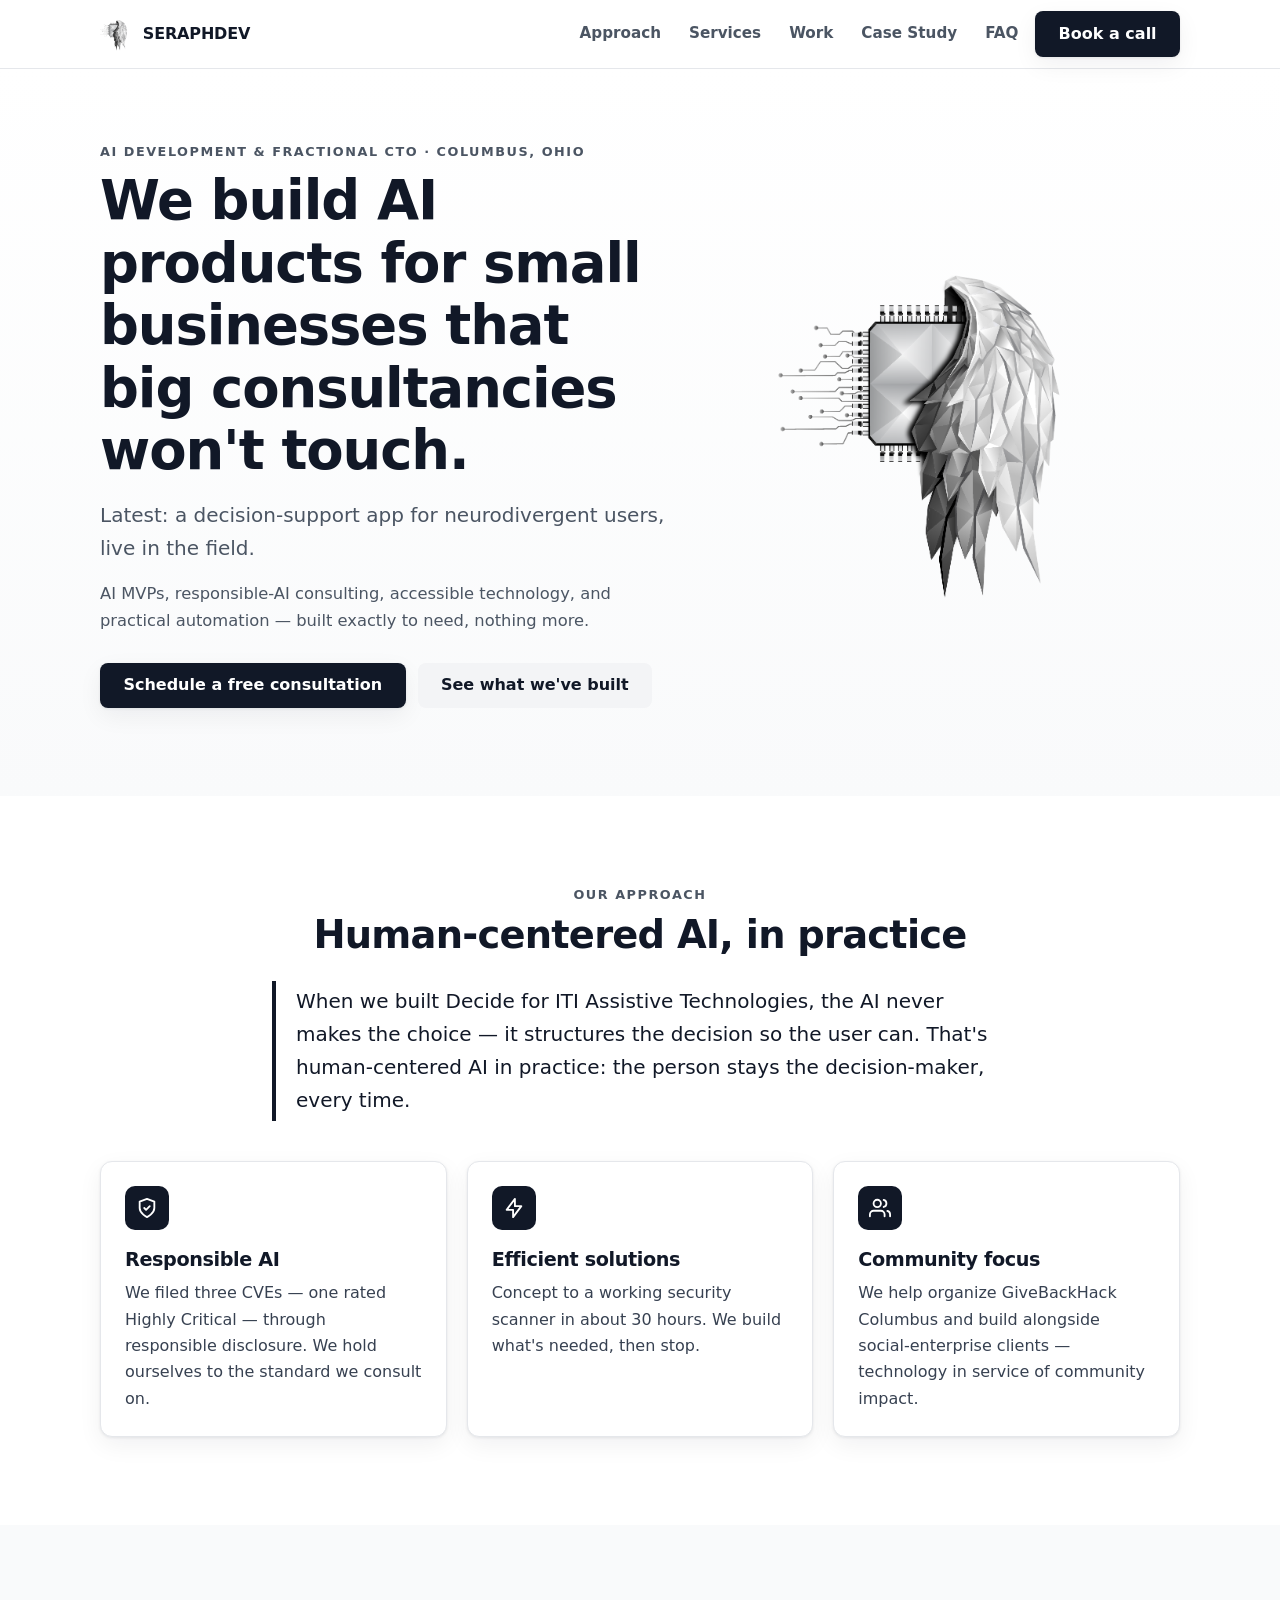
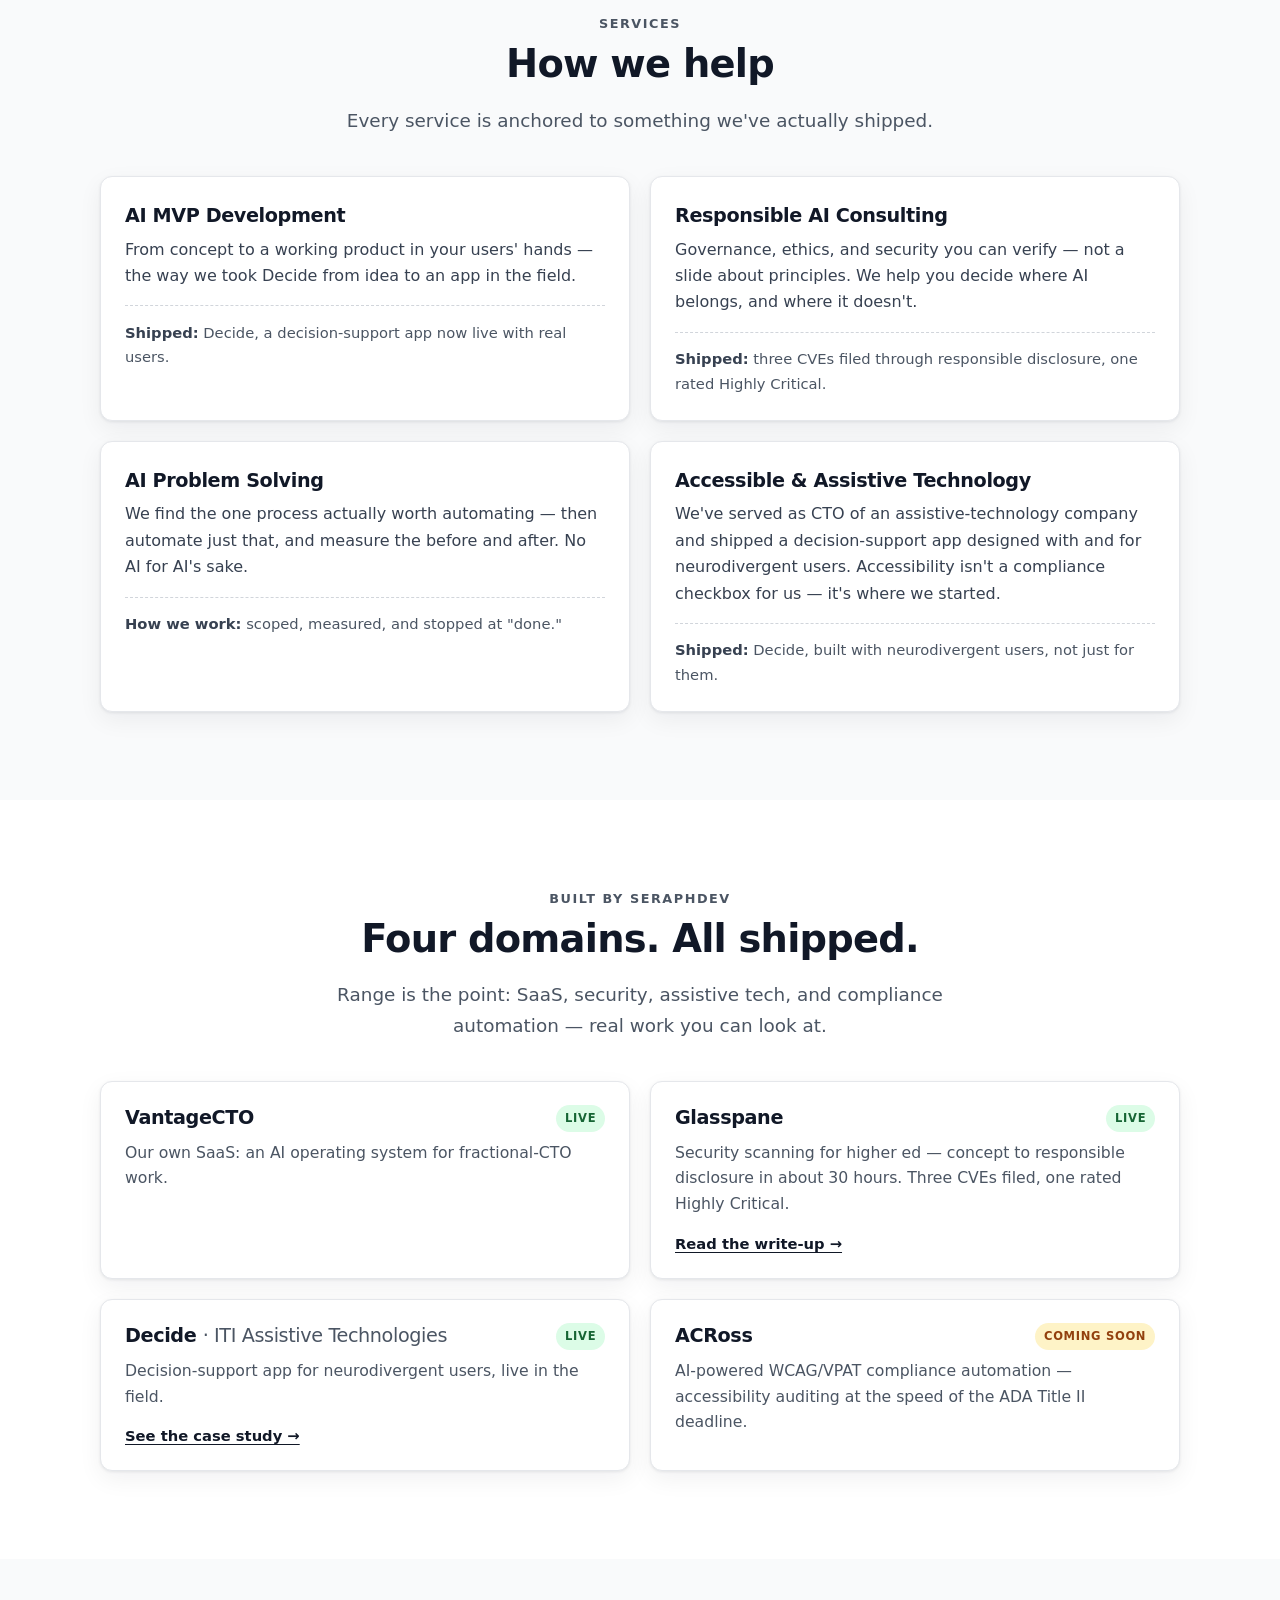
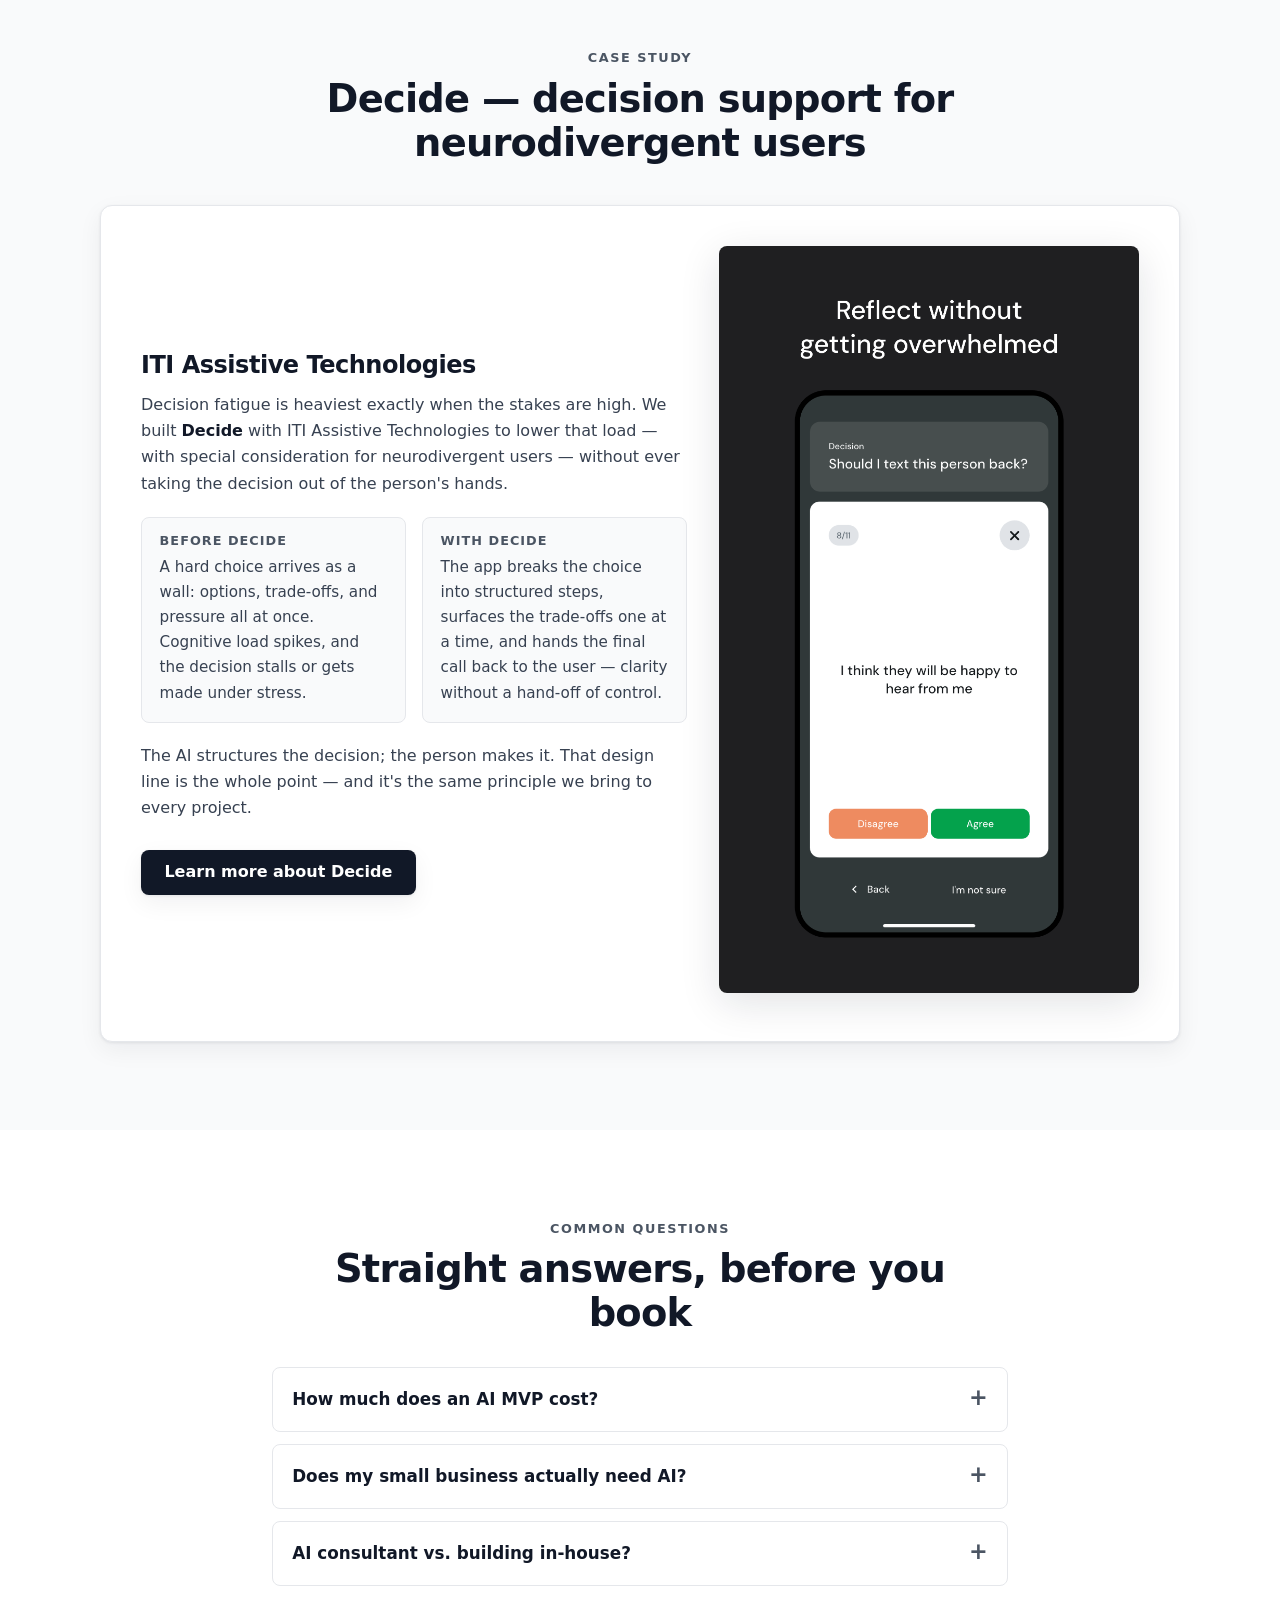
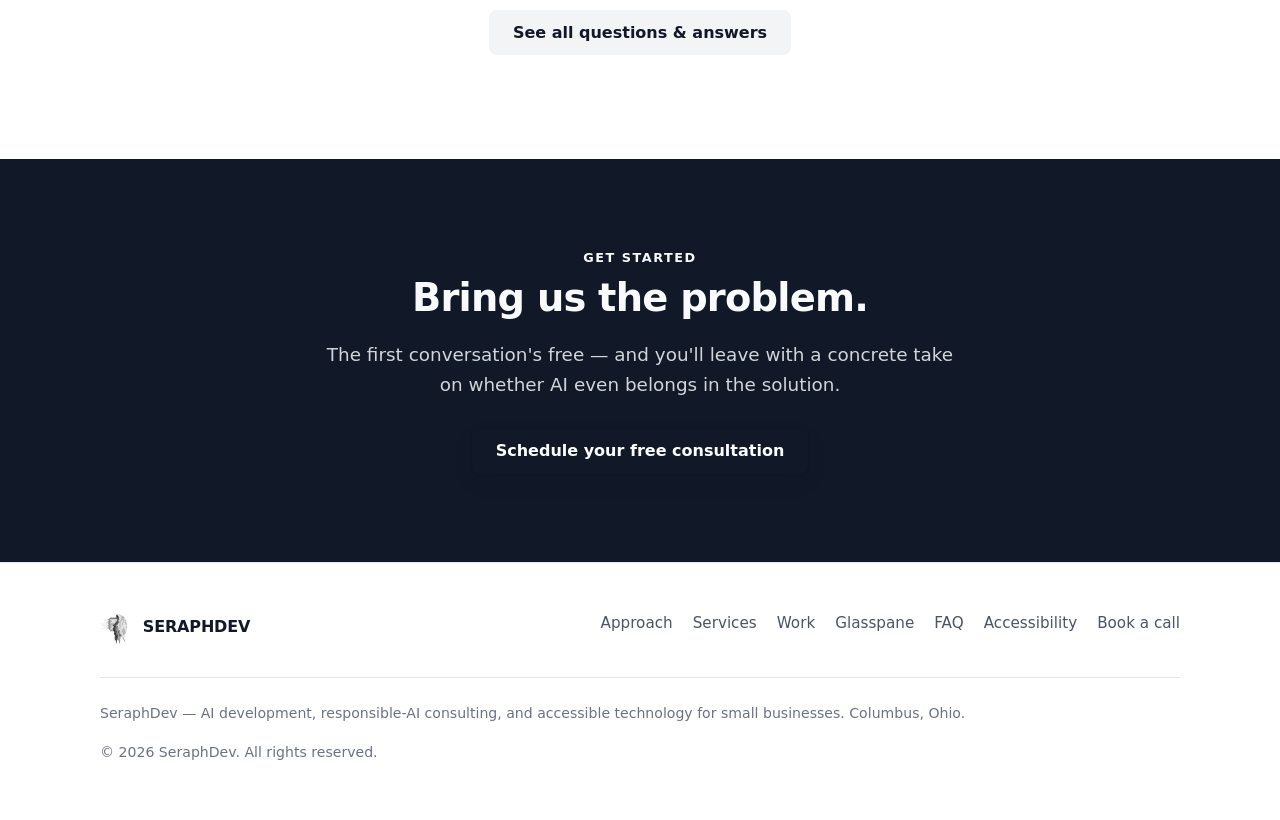
<file: index.html>
<!doctype html>
<html lang="en">
<head>
  <meta charset="UTF-8" />
  <meta name="viewport" content="width=device-width, initial-scale=1.0" />
  <title>SeraphDev — AI Development &amp; Fractional CTO in Columbus, Ohio</title>
  <meta name="description" content="SeraphDev builds AI products for small businesses in Columbus, Ohio — AI MVPs, responsible-AI consulting, accessible technology, and practical automation. Shipped work, not slideware." />
  <link rel="canonical" href="https://www.seraphdev.com/" />
  <link rel="icon" href="/SeraphDevLogo.png" />
  <link rel="stylesheet" href="/styles.css" />

  <!-- Open Graph -->
  <meta property="og:type" content="website" />
  <meta property="og:site_name" content="SeraphDev" />
  <meta property="og:title" content="SeraphDev — AI Development &amp; Fractional CTO in Columbus, Ohio" />
  <meta property="og:description" content="AI products for small businesses that big consultancies won't touch. AI MVPs, responsible-AI consulting, and accessible technology — built exactly to need." />
  <meta property="og:url" content="https://www.seraphdev.com/" />
  <meta property="og:image" content="https://www.seraphdev.com/SeraphDevLogo.png" />
  <!-- Twitter -->
  <meta name="twitter:card" content="summary" />
  <meta name="twitter:title" content="SeraphDev — AI Development &amp; Fractional CTO in Columbus, Ohio" />
  <meta name="twitter:description" content="AI products for small businesses that big consultancies won't touch. Shipped work, not slideware." />
  <meta name="twitter:image" content="https://www.seraphdev.com/SeraphDevLogo.png" />

  <script type="application/ld+json">
  {
    "@context": "https://schema.org",
    "@type": "ProfessionalService",
    "@id": "https://www.seraphdev.com/#organization",
    "name": "SeraphDev",
    "url": "https://www.seraphdev.com/",
    "logo": "https://www.seraphdev.com/SeraphDevLogo.png",
    "image": "https://www.seraphdev.com/SeraphDevLogo.png",
    "description": "AI development and consulting for small businesses: AI MVP development, responsible-AI consulting, accessible and assistive technology, and practical AI problem-solving.",
    "areaServed": [
      { "@type": "City", "name": "Columbus", "containedInPlace": { "@type": "State", "name": "Ohio" } },
      { "@type": "Country", "name": "United States" }
    ],
    "address": {
      "@type": "PostalAddress",
      "addressLocality": "Columbus",
      "addressRegion": "OH",
      "addressCountry": "US"
    },
    "knowsAbout": [
      "Artificial Intelligence", "AI MVP development", "Responsible AI",
      "Fractional CTO", "Accessible technology", "Assistive technology",
      "WCAG compliance", "Application security"
    ],
    "hasOfferCatalog": {
      "@type": "OfferCatalog",
      "name": "SeraphDev Services",
      "itemListElement": [
        { "@type": "Offer", "itemOffered": { "@type": "Service", "name": "AI MVP Development", "description": "From concept to a working AI product in the field." } },
        { "@type": "Offer", "itemOffered": { "@type": "Service", "name": "Responsible AI Consulting", "description": "Governance, ethics, and security you can verify." } },
        { "@type": "Offer", "itemOffered": { "@type": "Service", "name": "AI Problem Solving", "description": "Finding the process worth automating — then automating just that." } },
        { "@type": "Offer", "itemOffered": { "@type": "Service", "name": "Accessible & Assistive Technology", "description": "Software designed with and for people with disabilities." } }
      ]
    }
  }
  </script>
</head>
<body>
  <a class="skip-link" href="#main">Skip to content</a>

  <header class="site-header">
    <div class="wrap nav">
      <a class="brand" href="/">
        <img src="/SeraphDevLogo.png" alt="" width="34" height="34" />
        <span>SERAPHDEV</span>
      </a>
      <button class="nav-toggle" aria-expanded="false" aria-controls="nav-links" aria-label="Open menu">☰</button>
      <nav class="nav-links" id="nav-links" aria-label="Primary">
        <a href="#approach">Approach</a>
        <a href="#services">Services</a>
        <a href="#work">Work</a>
        <a href="#case-study">Case Study</a>
        <a href="/faq/">FAQ</a>
        <a class="btn btn-primary" href="https://calendly.com/wesley-seraphdev/30min" target="_blank" rel="noopener">Book a call</a>
      </nav>
    </div>
  </header>

  <main id="main">

    <!-- HERO -->
    <section class="hero" id="home">
      <div class="wrap hero-grid">
        <div>
          <p class="eyebrow">AI development &amp; fractional CTO · Columbus, Ohio</p>
          <h1>We build AI products for small businesses that big consultancies won't touch.</h1>
          <p class="lead">Latest: a decision-support app for neurodivergent users, live in the field.</p>
          <p class="hero-sub">AI MVPs, responsible-AI consulting, accessible technology, and practical automation — built exactly to need, nothing more.</p>
          <div class="btn-row">
            <a class="btn btn-primary" href="https://calendly.com/wesley-seraphdev/30min" target="_blank" rel="noopener">Schedule a free consultation</a>
            <a class="btn btn-ghost" href="#work">See what we've built</a>
          </div>
        </div>
        <div class="hero-art">
          <img src="/SeraphDevLogo.png" alt="SeraphDev logo" width="360" height="360" loading="eager" />
        </div>
      </div>
    </section>

    <!-- APPROACH -->
    <section id="approach">
      <div class="wrap">
        <div class="center measure">
          <p class="eyebrow">Our Approach</p>
          <h2>Human-centered AI, in practice</h2>
        </div>
        <blockquote class="pullquote">
          When we built Decide for ITI Assistive Technologies, the AI never makes the choice — it structures the decision so the user can. That's human-centered AI in practice: the person stays the decision-maker, every time.
        </blockquote>

        <div class="grid grid-3" style="margin-top:2.5rem">
          <div class="card">
            <span class="icon" aria-hidden="true">
              <svg viewBox="0 0 24 24" fill="none" stroke="currentColor" stroke-width="2" stroke-linecap="round" stroke-linejoin="round"><path d="M12 22s8-4 8-10V5l-8-3-8 3v7c0 6 8 10 8 10z"/><path d="M9 12l2 2 4-4"/></svg>
            </span>
            <h3>Responsible AI</h3>
            <p>We filed three CVEs — one rated Highly Critical — through responsible disclosure. We hold ourselves to the standard we consult on.</p>
          </div>
          <div class="card">
            <span class="icon" aria-hidden="true">
              <svg viewBox="0 0 24 24" fill="none" stroke="currentColor" stroke-width="2" stroke-linecap="round" stroke-linejoin="round"><path d="M13 2L4 14h7v8l9-12h-7z"/></svg>
            </span>
            <h3>Efficient solutions</h3>
            <p>Concept to a working security scanner in about 30 hours. We build what's needed, then stop.</p>
          </div>
          <div class="card">
            <span class="icon" aria-hidden="true">
              <svg viewBox="0 0 24 24" fill="none" stroke="currentColor" stroke-width="2" stroke-linecap="round" stroke-linejoin="round"><path d="M17 21v-2a4 4 0 0 0-4-4H5a4 4 0 0 0-4 4v2"/><circle cx="9" cy="7" r="4"/><path d="M23 21v-2a4 4 0 0 0-3-3.87"/><path d="M16 3.13a4 4 0 0 1 0 7.75"/></svg>
            </span>
            <h3>Community focus</h3>
            <p>We help organize GiveBackHack Columbus and build alongside social-enterprise clients — technology in service of community impact.</p>
          </div>
        </div>
      </div>
    </section>

    <!-- SERVICES -->
    <section id="services" class="section-alt">
      <div class="wrap">
        <div class="center measure">
          <p class="eyebrow">Services</p>
          <h2>How we help</h2>
          <p class="lead">Every service is anchored to something we've actually shipped.</p>
        </div>

        <div class="grid grid-2" style="margin-top:2.5rem">
          <div class="card">
            <h3>AI MVP Development</h3>
            <p>From concept to a working product in your users' hands — the way we took Decide from idea to an app in the field.</p>
            <p class="proof"><strong>Shipped:</strong> Decide, a decision-support app now live with real users.</p>
          </div>

          <div class="card">
            <h3>Responsible AI Consulting</h3>
            <p>Governance, ethics, and security you can verify — not a slide about principles. We help you decide where AI belongs, and where it doesn't.</p>
            <p class="proof"><strong>Shipped:</strong> three CVEs filed through responsible disclosure, one rated Highly Critical.</p>
          </div>

          <div class="card">
            <h3>AI Problem Solving</h3>
            <p>We find the one process actually worth automating — then automate just that, and measure the before and after. No AI for AI's sake.</p>
            <p class="proof"><strong>How we work:</strong> scoped, measured, and stopped at "done."</p>
          </div>

          <div class="card">
            <h3>Accessible &amp; Assistive Technology</h3>
            <p>We've served as CTO of an assistive-technology company and shipped a decision-support app designed with and for neurodivergent users. Accessibility isn't a compliance checkbox for us — it's where we started.</p>
            <p class="proof"><strong>Shipped:</strong> Decide, built with neurodivergent users, not just for them.</p>
          </div>
        </div>
      </div>
    </section>

    <!-- PORTFOLIO STRIP -->
    <section id="work">
      <div class="wrap">
        <div class="center measure">
          <p class="eyebrow">Built by SeraphDev</p>
          <h2>Four domains. All shipped.</h2>
          <p class="lead">Range is the point: SaaS, security, assistive tech, and compliance automation — real work you can look at.</p>
        </div>

        <div class="portfolio-grid" style="margin-top:2.5rem">
          <article class="project">
            <div class="project-head">
              <h3>VantageCTO</h3>
              <span class="badge badge-live">Live</span>
            </div>
            <p>Our own SaaS: an AI operating system for fractional-CTO work.</p>
          </article>

          <article class="project">
            <div class="project-head">
              <h3>Glasspane</h3>
              <span class="badge badge-live">Live</span>
            </div>
            <p>Security scanning for higher ed — concept to responsible disclosure in about 30 hours. Three CVEs filed, one rated Highly Critical.</p>
            <a class="project-link" href="/case-studies/glasspane/">Read the write-up →</a>
          </article>

          <article class="project">
            <div class="project-head">
              <h3>Decide <span style="font-weight:500;color:var(--muted)">· ITI Assistive Technologies</span></h3>
              <span class="badge badge-live">Live</span>
            </div>
            <p>Decision-support app for neurodivergent users, live in the field.</p>
            <a class="project-link" href="#case-study">See the case study →</a>
          </article>

          <article class="project">
            <div class="project-head">
              <h3>ACRoss</h3>
              <span class="badge badge-soon">Coming Soon</span>
            </div>
            <p>AI-powered WCAG/VPAT compliance automation — accessibility auditing at the speed of the ADA Title II deadline.</p>
          </article>
        </div>
      </div>
    </section>

    <!-- CASE STUDY -->
    <section id="case-study" class="section-alt">
      <div class="wrap">
        <div class="center measure">
          <p class="eyebrow">Case Study</p>
          <h2>Decide — decision support for neurodivergent users</h2>
        </div>

        <div class="casestudy" style="margin-top:2.5rem">
          <div>
            <h3 style="font-size:1.5rem">ITI Assistive Technologies</h3>
            <p>Decision fatigue is heaviest exactly when the stakes are high. We built <strong>Decide</strong> with ITI Assistive Technologies to lower that load — with special consideration for neurodivergent users — without ever taking the decision out of the person's hands.</p>

            <div class="walkthrough">
              <div class="walk-col">
                <h4>Before Decide</h4>
                <p>A hard choice arrives as a wall: options, trade-offs, and pressure all at once. Cognitive load spikes, and the decision stalls or gets made under stress.</p>
              </div>
              <div class="walk-col">
                <h4>With Decide</h4>
                <p>The app breaks the choice into structured steps, surfaces the trade-offs one at a time, and hands the final call back to the user — clarity without a hand-off of control.</p>
              </div>
            </div>

            <p>The AI structures the decision; the person makes it. That design line is the whole point — and it's the same principle we bring to every project.</p>
            <div class="btn-row">
              <a class="btn btn-primary" href="https://itiassistivetechnologies.com/decide" target="_blank" rel="noopener">Learn more about Decide</a>
            </div>
          </div>
          <div>
            <img src="/assets/DecideScreenshot-aFddfsDM.png" alt="Screenshot of the Decide app guiding a user through a structured decision" width="600" height="800" loading="lazy" />
          </div>
        </div>
      </div>
    </section>

    <!-- FAQ TEASER -->
    <section id="faq-teaser">
      <div class="wrap">
        <div class="center measure">
          <p class="eyebrow">Common questions</p>
          <h2>Straight answers, before you book</h2>
        </div>
        <div class="faq" style="margin-top:2rem">
          <details>
            <summary>How much does an AI MVP cost?</summary>
            <p>Most small-business AI MVPs land in the low five figures, because we scope to the one problem worth solving and stop there. A short discovery call gets you a concrete range for your specific idea — no obligation. <a href="/faq/#mvp-cost">More detail on the FAQ →</a></p>
          </details>
          <details>
            <summary>Does my small business actually need AI?</summary>
            <p>Often the honest answer is "not yet" — and we'll tell you so. AI earns its place when there's a repetitive, judgment-light task or a decision that better structure would improve. If that's not your bottleneck, we'll say that plainly. <a href="/faq/#need-ai">More on the FAQ →</a></p>
          </details>
          <details>
            <summary>AI consultant vs. building in-house?</summary>
            <p>Hiring in-house makes sense once AI is core and continuous. For a first product or a bounded problem, a fractional team ships faster and cheaper without a permanent headcount commitment. <a href="/faq/#consultant-vs-inhouse">More on the FAQ →</a></p>
          </details>
        </div>
        <p class="center" style="margin-top:1.5rem"><a class="btn btn-ghost" href="/faq/">See all questions &amp; answers</a></p>
      </div>
    </section>

    <!-- CTA -->
    <section id="contact" class="section-dark">
      <div class="wrap cta-card">
        <p class="eyebrow">Get started</p>
        <h2>Bring us the problem.</h2>
        <p class="lead">The first conversation's free — and you'll leave with a concrete take on whether AI even belongs in the solution.</p>
        <div class="btn-row" style="justify-content:center">
          <a class="btn btn-primary" href="https://calendly.com/wesley-seraphdev/30min" target="_blank" rel="noopener">Schedule your free consultation</a>
        </div>
      </div>
    </section>

  </main>

  <footer class="site-footer">
    <div class="wrap">
      <div class="footer-grid">
        <a class="brand" href="/">
          <img src="/SeraphDevLogo.png" alt="" width="32" height="32" />
          <span>SERAPHDEV</span>
        </a>
        <nav class="footer-nav" aria-label="Footer">
          <a href="#approach">Approach</a>
          <a href="#services">Services</a>
          <a href="#work">Work</a>
          <a href="/case-studies/glasspane/">Glasspane</a>
          <a href="/faq/">FAQ</a>
          <a href="/accessibility/">Accessibility</a>
          <a href="https://calendly.com/wesley-seraphdev/30min" target="_blank" rel="noopener">Book a call</a>
        </nav>
      </div>
      <div class="footer-meta">
        <p>SeraphDev — AI development, responsible-AI consulting, and accessible technology for small businesses. Columbus, Ohio.</p>
        <p>&copy; <span id="year">2026</span> SeraphDev. All rights reserved.</p>
      </div>
    </div>
  </footer>

  <script>
    // Mobile nav toggle — progressive enhancement only.
    (function () {
      var btn = document.querySelector('.nav-toggle');
      var links = document.getElementById('nav-links');
      var mq = window.matchMedia('(max-width: 820px)');
      // Baseline: collapsed on mobile, always visible on desktop. Derived from
      // the viewport, never from the previous state, so a desktop->mobile
      // resize can't leave the menu stuck open.
      function applyBaseline() {
        links.hidden = mq.matches;
        if (btn) { btn.setAttribute('aria-expanded', 'false'); }
      }
      applyBaseline();
      if (mq.addEventListener) { mq.addEventListener('change', applyBaseline); }
      else { window.addEventListener('resize', applyBaseline); }
      if (btn) {
        btn.addEventListener('click', function () {
          var open = links.hidden;
          links.hidden = !open;
          btn.setAttribute('aria-expanded', String(open));
        });
        links.addEventListener('click', function (e) {
          if (e.target.tagName === 'A' && mq.matches) { links.hidden = true; btn.setAttribute('aria-expanded', 'false'); }
        });
      }
      var y = document.getElementById('year');
      if (y) { y.textContent = new Date().getFullYear(); }
    })();
  </script>
</body>
</html>
</file>
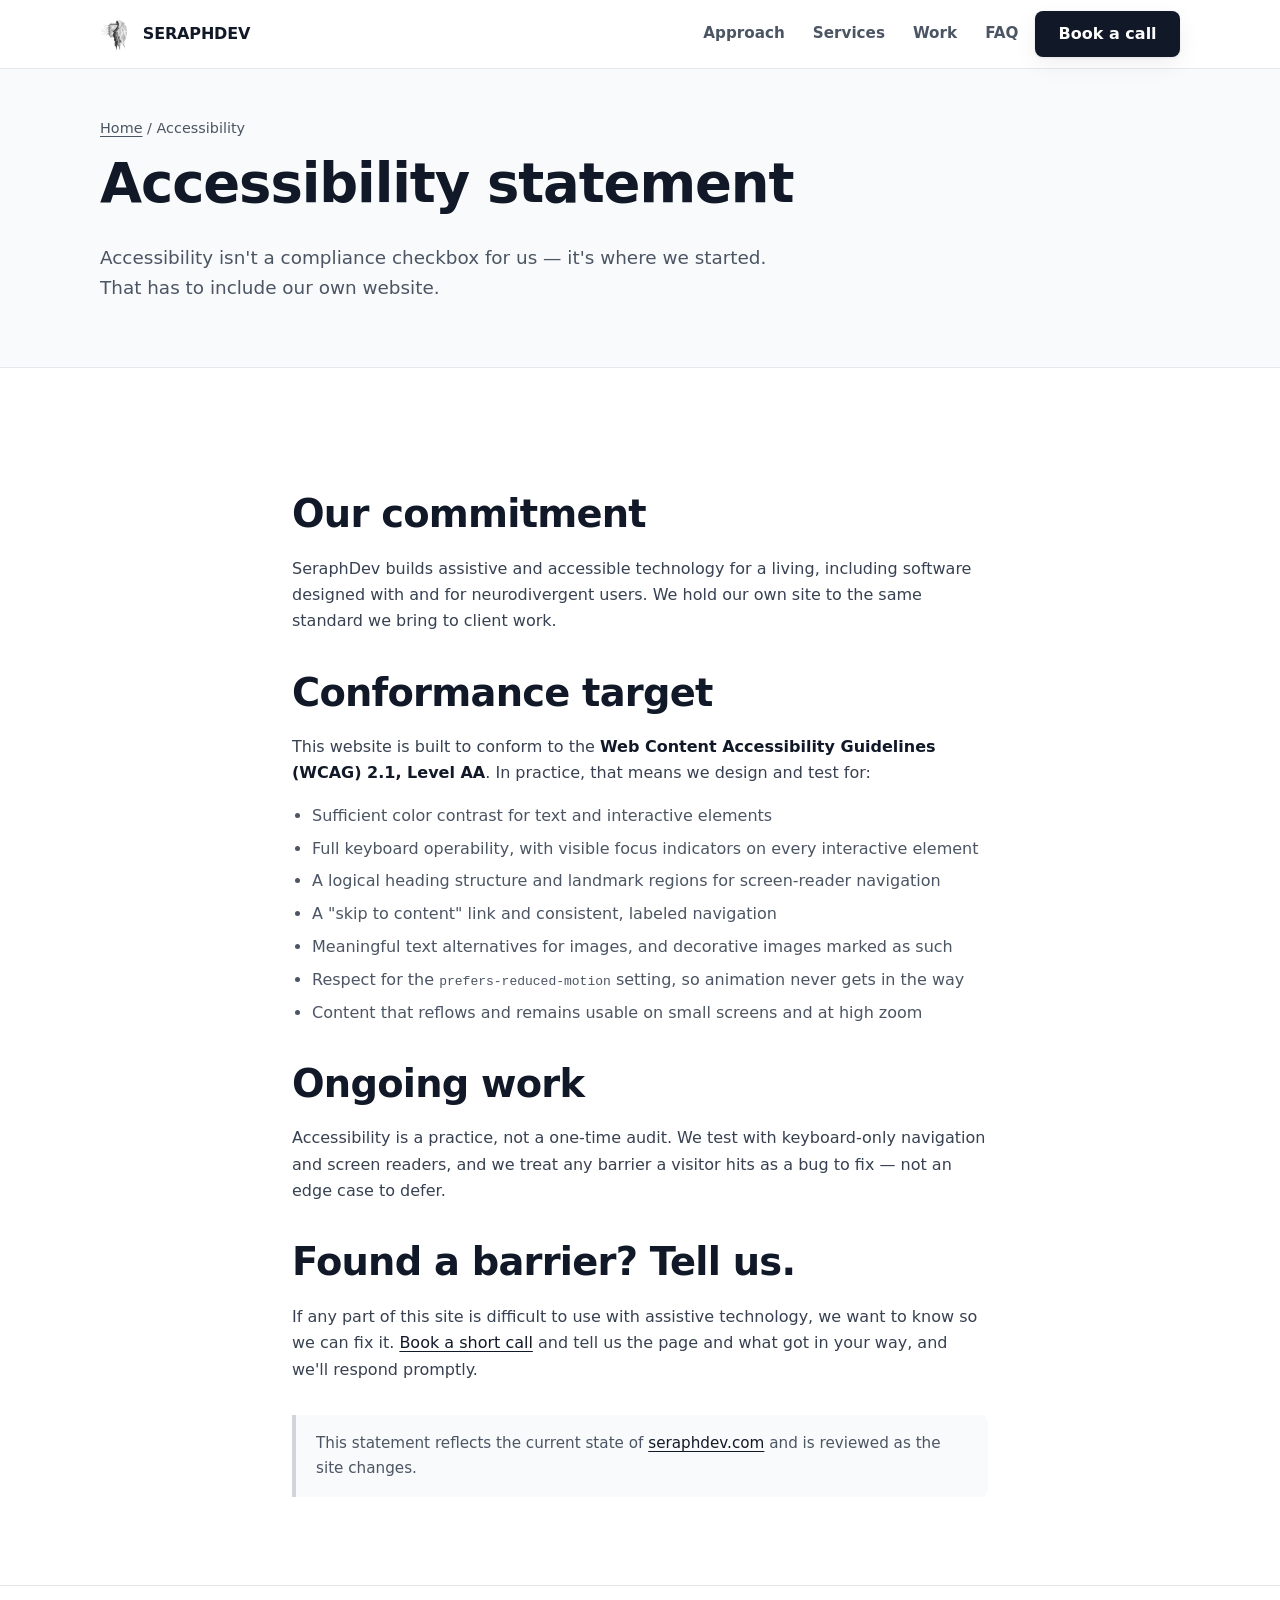
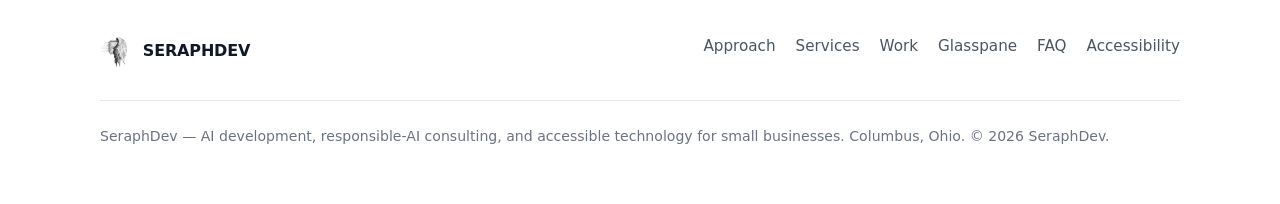
<file: accessibility/index.html>
<!doctype html>
<html lang="en">
<head>
  <meta charset="UTF-8" />
  <meta name="viewport" content="width=device-width, initial-scale=1.0" />
  <title>Accessibility Statement | SeraphDev</title>
  <meta name="description" content="SeraphDev's accessibility statement. We build to WCAG 2.1 AA and treat accessibility as a starting point, not a checkbox — including on our own website." />
  <link rel="canonical" href="https://www.seraphdev.com/accessibility/" />
  <link rel="icon" href="/SeraphDevLogo.png" />
  <link rel="stylesheet" href="/styles.css" />

  <meta property="og:type" content="website" />
  <meta property="og:site_name" content="SeraphDev" />
  <meta property="og:title" content="Accessibility Statement | SeraphDev" />
  <meta property="og:description" content="We build to WCAG 2.1 AA and treat accessibility as a starting point, not a checkbox." />
  <meta property="og:url" content="https://www.seraphdev.com/accessibility/" />
  <meta property="og:image" content="https://www.seraphdev.com/SeraphDevLogo.png" />
  <meta name="twitter:card" content="summary" />
</head>
<body>
  <a class="skip-link" href="#main">Skip to content</a>

  <header class="site-header">
    <div class="wrap nav">
      <a class="brand" href="/"><img src="/SeraphDevLogo.png" alt="" width="34" height="34" /><span>SERAPHDEV</span></a>
      <button class="nav-toggle" aria-expanded="false" aria-controls="nav-links" aria-label="Open menu">☰</button>
      <nav class="nav-links" id="nav-links" aria-label="Primary">
        <a href="/#approach">Approach</a>
        <a href="/#services">Services</a>
        <a href="/#work">Work</a>
        <a href="/faq/">FAQ</a>
        <a class="btn btn-primary" href="https://calendly.com/wesley-seraphdev/30min" target="_blank" rel="noopener">Book a call</a>
      </nav>
    </div>
  </header>

  <main id="main">
    <div class="page-hero">
      <div class="wrap">
        <p class="breadcrumb"><a href="/">Home</a> / Accessibility</p>
        <h1>Accessibility statement</h1>
        <p class="lead measure" style="margin-left:0">Accessibility isn't a compliance checkbox for us — it's where we started. That has to include our own website.</p>
      </div>
    </div>

    <section>
      <div class="wrap prose">
        <h2>Our commitment</h2>
        <p>SeraphDev builds assistive and accessible technology for a living, including software designed with and for neurodivergent users. We hold our own site to the same standard we bring to client work.</p>

        <h2>Conformance target</h2>
        <p>This website is built to conform to the <strong>Web Content Accessibility Guidelines (WCAG) 2.1, Level AA</strong>. In practice, that means we design and test for:</p>
        <ul>
          <li>Sufficient color contrast for text and interactive elements</li>
          <li>Full keyboard operability, with visible focus indicators on every interactive element</li>
          <li>A logical heading structure and landmark regions for screen-reader navigation</li>
          <li>A "skip to content" link and consistent, labeled navigation</li>
          <li>Meaningful text alternatives for images, and decorative images marked as such</li>
          <li>Respect for the <code>prefers-reduced-motion</code> setting, so animation never gets in the way</li>
          <li>Content that reflows and remains usable on small screens and at high zoom</li>
        </ul>

        <h2>Ongoing work</h2>
        <p>Accessibility is a practice, not a one-time audit. We test with keyboard-only navigation and screen readers, and we treat any barrier a visitor hits as a bug to fix — not an edge case to defer.</p>

        <h2>Found a barrier? Tell us.</h2>
        <p>If any part of this site is difficult to use with assistive technology, we want to know so we can fix it. <a href="https://calendly.com/wesley-seraphdev/30min" target="_blank" rel="noopener">Book a short call</a> and tell us the page and what got in your way, and we'll respond promptly.</p>

        <div class="note" style="margin-top:2rem">
          This statement reflects the current state of <a href="https://www.seraphdev.com/">seraphdev.com</a> and is reviewed as the site changes.
        </div>
      </div>
    </section>
  </main>

  <footer class="site-footer">
    <div class="wrap">
      <div class="footer-grid">
        <a class="brand" href="/"><img src="/SeraphDevLogo.png" alt="" width="32" height="32" /><span>SERAPHDEV</span></a>
        <nav class="footer-nav" aria-label="Footer">
          <a href="/#approach">Approach</a>
          <a href="/#services">Services</a>
          <a href="/#work">Work</a>
          <a href="/case-studies/glasspane/">Glasspane</a>
          <a href="/faq/">FAQ</a>
          <a href="/accessibility/" aria-current="page">Accessibility</a>
        </nav>
      </div>
      <div class="footer-meta">
        <p>SeraphDev — AI development, responsible-AI consulting, and accessible technology for small businesses. Columbus, Ohio. &copy; <span id="year">2026</span> SeraphDev.</p>
      </div>
    </div>
  </footer>
  <script>
    (function(){var b=document.querySelector('.nav-toggle'),l=document.getElementById('nav-links'),q=window.matchMedia('(max-width: 820px)');
    function a(){l.hidden=q.matches;if(b)b.setAttribute('aria-expanded','false');}a();
    if(q.addEventListener){q.addEventListener('change',a);}else{window.addEventListener('resize',a);}
    if(b){b.addEventListener('click',function(){var o=l.hidden;l.hidden=!o;b.setAttribute('aria-expanded',String(o));});
    l.addEventListener('click',function(e){if(e.target.tagName==='A'&&q.matches){l.hidden=true;b.setAttribute('aria-expanded','false');}});}
    var y=document.getElementById('year');if(y){y.textContent=new Date().getFullYear();}})();
  </script>
</body>
</html>
</file>
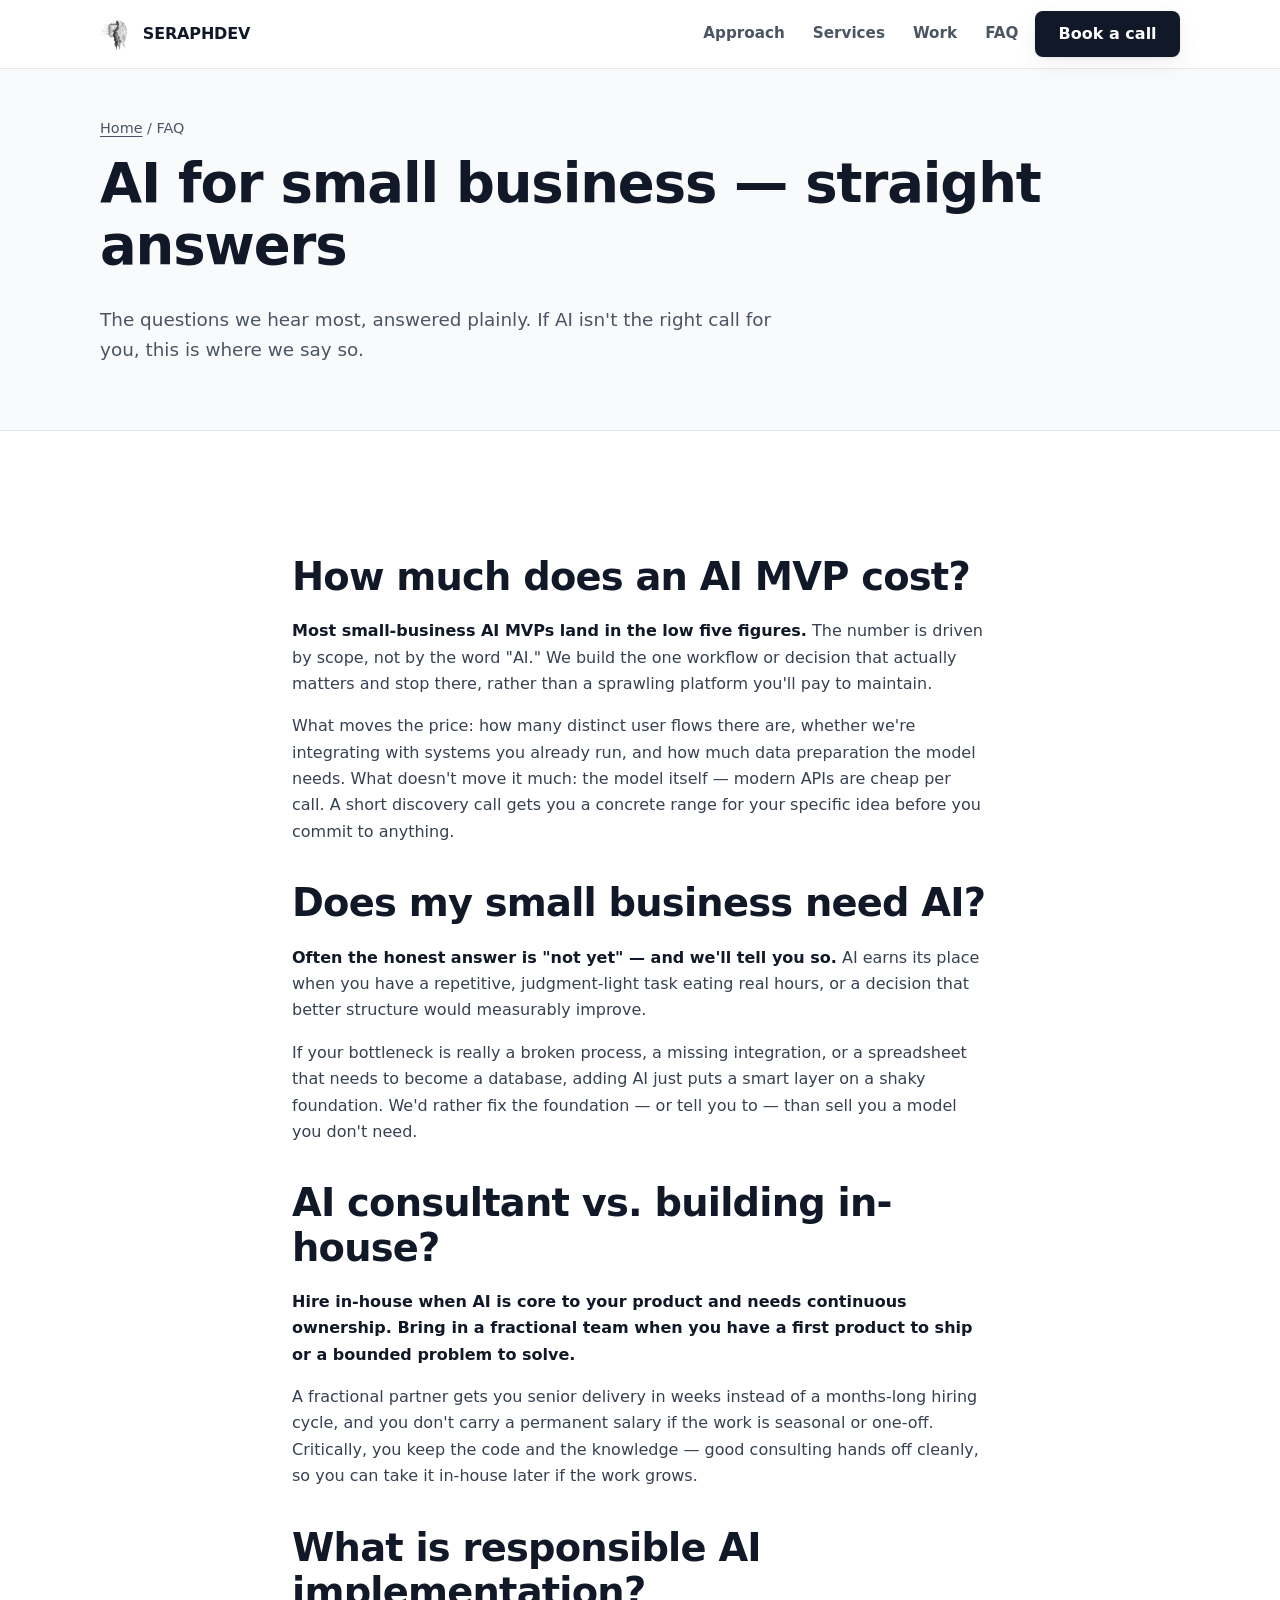
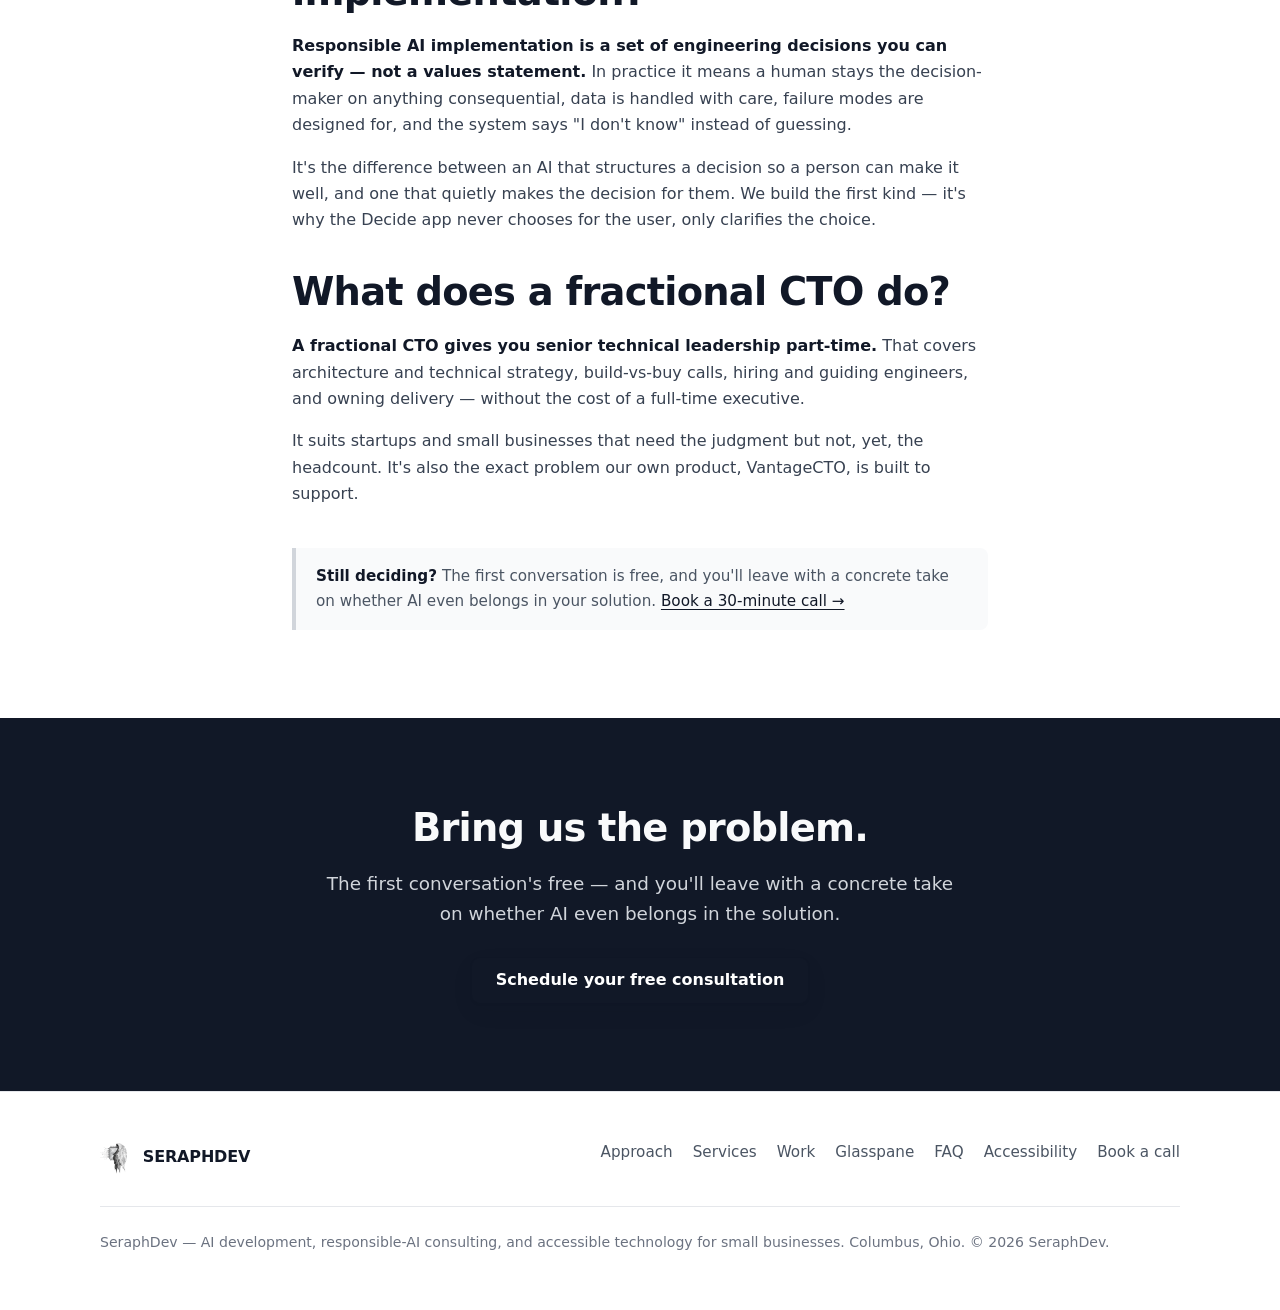
<file: faq/index.html>
<!doctype html>
<html lang="en">
<head>
  <meta charset="UTF-8" />
  <meta name="viewport" content="width=device-width, initial-scale=1.0" />
  <title>AI for Small Business — FAQ | SeraphDev (Columbus, Ohio)</title>
  <meta name="description" content="Straight answers on AI MVP cost, whether your small business needs AI, consultant vs. in-house, and what responsible AI implementation actually means. From SeraphDev in Columbus, Ohio." />
  <link rel="canonical" href="https://www.seraphdev.com/faq/" />
  <link rel="icon" href="/SeraphDevLogo.png" />
  <link rel="stylesheet" href="/styles.css" />

  <meta property="og:type" content="website" />
  <meta property="og:site_name" content="SeraphDev" />
  <meta property="og:title" content="AI for Small Business — FAQ | SeraphDev" />
  <meta property="og:description" content="Straight answers on AI MVP cost, whether you need AI, consultant vs. in-house, and responsible AI implementation." />
  <meta property="og:url" content="https://www.seraphdev.com/faq/" />
  <meta property="og:image" content="https://www.seraphdev.com/SeraphDevLogo.png" />
  <meta name="twitter:card" content="summary" />
  <meta name="twitter:title" content="AI for Small Business — FAQ | SeraphDev" />
  <meta name="twitter:description" content="Straight answers on AI MVP cost, whether you need AI, and responsible AI implementation." />
  <meta name="twitter:image" content="https://www.seraphdev.com/SeraphDevLogo.png" />

  <script type="application/ld+json">
  {
    "@context": "https://schema.org",
    "@type": "FAQPage",
    "mainEntity": [
      {
        "@type": "Question",
        "name": "How much does an AI MVP cost?",
        "acceptedAnswer": {
          "@type": "Answer",
          "text": "Most small-business AI MVPs land in the low five figures. The cost is driven by scope, not by 'AI' — we build the one workflow or decision that matters and stop there, rather than a sprawling platform. A short discovery call gets you a concrete range for your specific idea before you commit to anything."
        }
      },
      {
        "@type": "Question",
        "name": "Does my small business need AI?",
        "acceptedAnswer": {
          "@type": "Answer",
          "text": "Sometimes the honest answer is 'not yet.' AI earns its place when you have a repetitive, judgment-light task eating hours, or a decision that better structure would measurably improve. If your real bottleneck is somewhere else, a good consultant will tell you so — and we do."
        }
      },
      {
        "@type": "Question",
        "name": "AI consultant vs. building in-house — which is right?",
        "acceptedAnswer": {
          "@type": "Answer",
          "text": "Hire in-house when AI is core to your product and needs continuous ownership. Bring in a fractional team when you have a first product to ship or a bounded problem to solve: you get senior delivery in weeks without a permanent headcount commitment, and you keep the code."
        }
      },
      {
        "@type": "Question",
        "name": "What is responsible AI implementation?",
        "acceptedAnswer": {
          "@type": "Answer",
          "text": "Responsible AI implementation means the system is accountable, safe, and honest about its limits: a human stays the decision-maker on anything consequential, data is handled with care, failure modes are designed for, and the AI says 'I don't know' instead of guessing. It's a set of engineering decisions you can verify — not a values statement."
        }
      },
      {
        "@type": "Question",
        "name": "What does a fractional CTO do?",
        "acceptedAnswer": {
          "@type": "Answer",
          "text": "A fractional CTO gives you senior technical leadership part-time: setting architecture and technical strategy, making build-vs-buy calls, hiring and guiding engineers, and owning delivery — without the cost of a full-time executive. It suits startups and small businesses that need the judgment but not (yet) the headcount."
        }
      }
    ]
  }
  </script>
</head>
<body>
  <a class="skip-link" href="#main">Skip to content</a>

  <header class="site-header">
    <div class="wrap nav">
      <a class="brand" href="/">
        <img src="/SeraphDevLogo.png" alt="" width="34" height="34" />
        <span>SERAPHDEV</span>
      </a>
      <button class="nav-toggle" aria-expanded="false" aria-controls="nav-links" aria-label="Open menu">☰</button>
      <nav class="nav-links" id="nav-links" aria-label="Primary">
        <a href="/#approach">Approach</a>
        <a href="/#services">Services</a>
        <a href="/#work">Work</a>
        <a href="/faq/" aria-current="page">FAQ</a>
        <a class="btn btn-primary" href="https://calendly.com/wesley-seraphdev/30min" target="_blank" rel="noopener">Book a call</a>
      </nav>
    </div>
  </header>

  <main id="main">
    <div class="page-hero">
      <div class="wrap">
        <p class="breadcrumb"><a href="/">Home</a> / FAQ</p>
        <h1>AI for small business — straight answers</h1>
        <p class="lead measure" style="margin-left:0">The questions we hear most, answered plainly. If AI isn't the right call for you, this is where we say so.</p>
      </div>
    </div>

    <section>
      <div class="wrap prose">

        <h2 id="mvp-cost">How much does an AI MVP cost?</h2>
        <p><strong>Most small-business AI MVPs land in the low five figures.</strong> The number is driven by scope, not by the word "AI." We build the one workflow or decision that actually matters and stop there, rather than a sprawling platform you'll pay to maintain.</p>
        <p>What moves the price: how many distinct user flows there are, whether we're integrating with systems you already run, and how much data preparation the model needs. What doesn't move it much: the model itself — modern APIs are cheap per call. A short discovery call gets you a concrete range for your specific idea before you commit to anything.</p>

        <h2 id="need-ai">Does my small business need AI?</h2>
        <p><strong>Often the honest answer is "not yet" — and we'll tell you so.</strong> AI earns its place when you have a repetitive, judgment-light task eating real hours, or a decision that better structure would measurably improve.</p>
        <p>If your bottleneck is really a broken process, a missing integration, or a spreadsheet that needs to become a database, adding AI just puts a smart layer on a shaky foundation. We'd rather fix the foundation — or tell you to — than sell you a model you don't need.</p>

        <h2 id="consultant-vs-inhouse">AI consultant vs. building in-house?</h2>
        <p><strong>Hire in-house when AI is core to your product and needs continuous ownership. Bring in a fractional team when you have a first product to ship or a bounded problem to solve.</strong></p>
        <p>A fractional partner gets you senior delivery in weeks instead of a months-long hiring cycle, and you don't carry a permanent salary if the work is seasonal or one-off. Critically, you keep the code and the knowledge — good consulting hands off cleanly, so you can take it in-house later if the work grows.</p>

        <h2 id="responsible-ai">What is responsible AI implementation?</h2>
        <p><strong>Responsible AI implementation is a set of engineering decisions you can verify — not a values statement.</strong> In practice it means a human stays the decision-maker on anything consequential, data is handled with care, failure modes are designed for, and the system says "I don't know" instead of guessing.</p>
        <p>It's the difference between an AI that structures a decision so a person can make it well, and one that quietly makes the decision for them. We build the first kind — it's why the Decide app never chooses for the user, only clarifies the choice.</p>

        <h2 id="fractional-cto">What does a fractional CTO do?</h2>
        <p><strong>A fractional CTO gives you senior technical leadership part-time.</strong> That covers architecture and technical strategy, build-vs-buy calls, hiring and guiding engineers, and owning delivery — without the cost of a full-time executive.</p>
        <p>It suits startups and small businesses that need the judgment but not, yet, the headcount. It's also the exact problem our own product, VantageCTO, is built to support.</p>

        <div class="note" style="margin-top:2.5rem">
          <strong>Still deciding?</strong> The first conversation is free, and you'll leave with a concrete take on whether AI even belongs in your solution. <a href="https://calendly.com/wesley-seraphdev/30min" target="_blank" rel="noopener">Book a 30-minute call →</a>
        </div>
      </div>
    </section>

    <section class="section-dark">
      <div class="wrap cta-card">
        <h2>Bring us the problem.</h2>
        <p class="lead">The first conversation's free — and you'll leave with a concrete take on whether AI even belongs in the solution.</p>
        <div class="btn-row" style="justify-content:center">
          <a class="btn btn-primary" href="https://calendly.com/wesley-seraphdev/30min" target="_blank" rel="noopener">Schedule your free consultation</a>
        </div>
      </div>
    </section>
  </main>

  <footer class="site-footer">
    <div class="wrap">
      <div class="footer-grid">
        <a class="brand" href="/"><img src="/SeraphDevLogo.png" alt="" width="32" height="32" /><span>SERAPHDEV</span></a>
        <nav class="footer-nav" aria-label="Footer">
          <a href="/#approach">Approach</a>
          <a href="/#services">Services</a>
          <a href="/#work">Work</a>
          <a href="/case-studies/glasspane/">Glasspane</a>
          <a href="/faq/">FAQ</a>
          <a href="/accessibility/">Accessibility</a>
          <a href="https://calendly.com/wesley-seraphdev/30min" target="_blank" rel="noopener">Book a call</a>
        </nav>
      </div>
      <div class="footer-meta">
        <p>SeraphDev — AI development, responsible-AI consulting, and accessible technology for small businesses. Columbus, Ohio. &copy; <span id="year">2026</span> SeraphDev.</p>
      </div>
    </div>
  </footer>
  <script>
    (function(){var b=document.querySelector('.nav-toggle'),l=document.getElementById('nav-links'),q=window.matchMedia('(max-width: 820px)');
    function a(){l.hidden=q.matches;if(b)b.setAttribute('aria-expanded','false');}a();
    if(q.addEventListener){q.addEventListener('change',a);}else{window.addEventListener('resize',a);}
    if(b){b.addEventListener('click',function(){var o=l.hidden;l.hidden=!o;b.setAttribute('aria-expanded',String(o));});
    l.addEventListener('click',function(e){if(e.target.tagName==='A'&&q.matches){l.hidden=true;b.setAttribute('aria-expanded','false');}});}
    var y=document.getElementById('year');if(y){y.textContent=new Date().getFullYear();}})();
  </script>
</body>
</html>
</file>
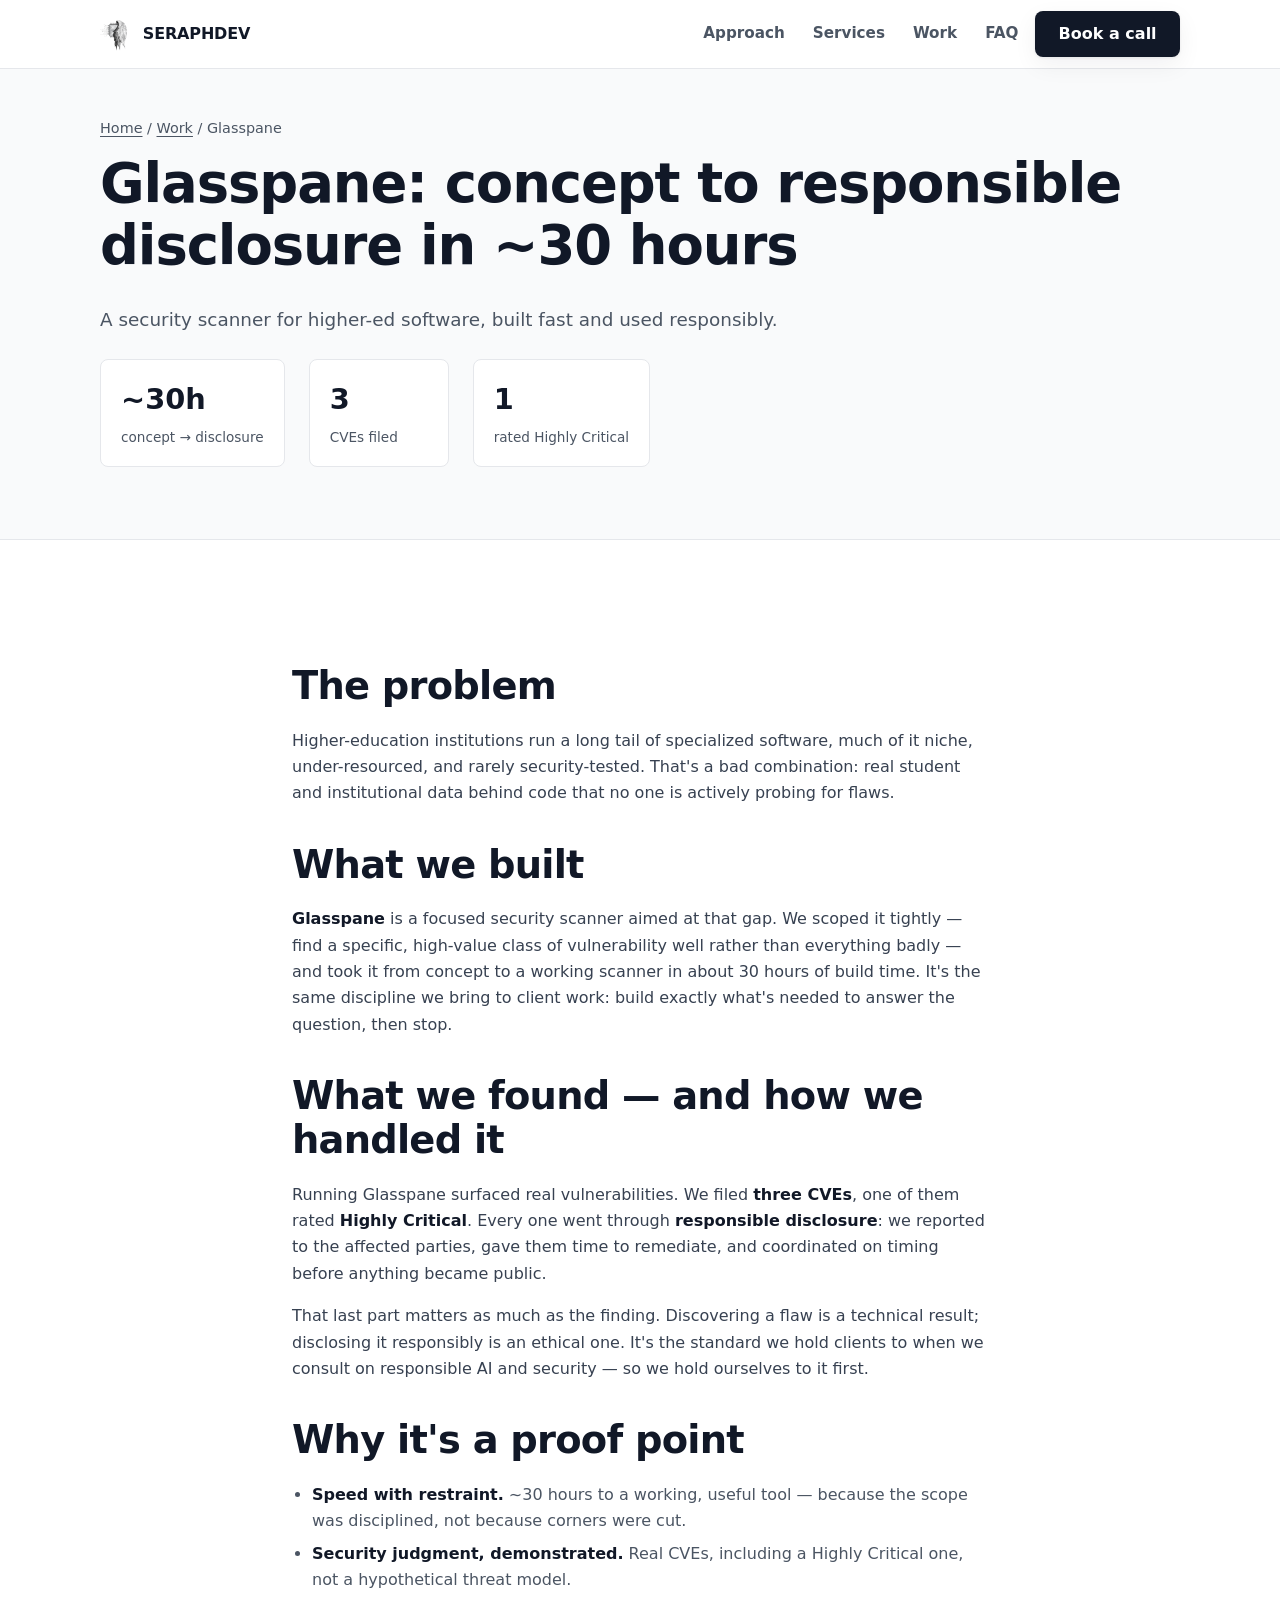
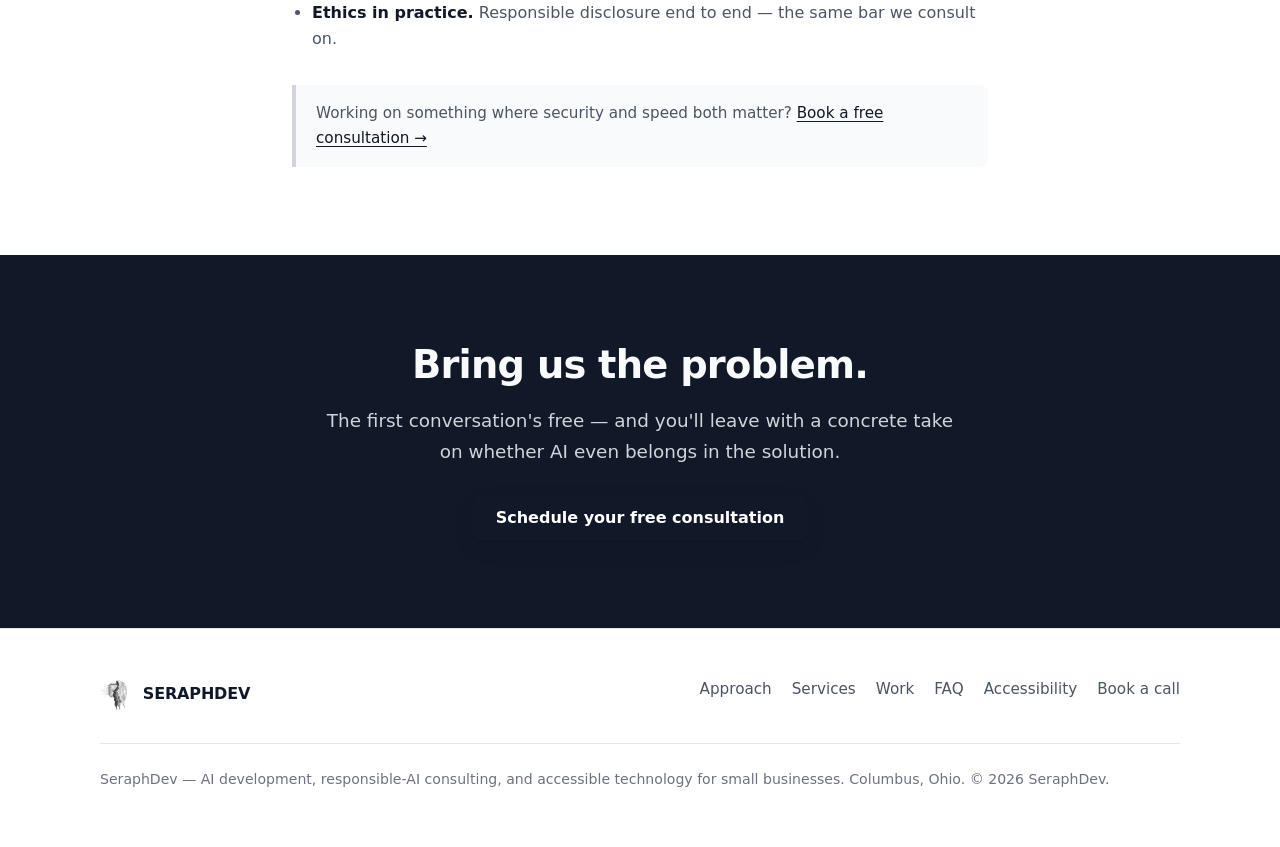
<file: case-studies/glasspane/index.html>
<!doctype html>
<html lang="en">
<head>
  <meta charset="UTF-8" />
  <meta name="viewport" content="width=device-width, initial-scale=1.0" />
  <title>Glasspane — Security Scanning for Higher Ed | SeraphDev Case Study</title>
  <meta name="description" content="How SeraphDev went from concept to responsible disclosure in about 30 hours with Glasspane: a security scanner for higher-ed software that surfaced three CVEs, one rated Highly Critical." />
  <link rel="canonical" href="https://www.seraphdev.com/case-studies/glasspane/" />
  <link rel="icon" href="/SeraphDevLogo.png" />
  <link rel="stylesheet" href="/styles.css" />

  <meta property="og:type" content="article" />
  <meta property="og:site_name" content="SeraphDev" />
  <meta property="og:title" content="Glasspane — Security Scanning for Higher Ed | SeraphDev Case Study" />
  <meta property="og:description" content="Concept to responsible disclosure in about 30 hours. Three CVEs filed, one rated Highly Critical." />
  <meta property="og:url" content="https://www.seraphdev.com/case-studies/glasspane/" />
  <meta property="og:image" content="https://www.seraphdev.com/SeraphDevLogo.png" />
  <meta name="twitter:card" content="summary" />
  <meta name="twitter:title" content="Glasspane — Security Scanning for Higher Ed | SeraphDev" />
  <meta name="twitter:description" content="Concept to responsible disclosure in about 30 hours. Three CVEs filed, one Highly Critical." />
  <meta name="twitter:image" content="https://www.seraphdev.com/SeraphDevLogo.png" />

  <script type="application/ld+json">
  {
    "@context": "https://schema.org",
    "@type": "Article",
    "headline": "Glasspane: concept to responsible disclosure in ~30 hours",
    "about": "Application security scanning for higher education software",
    "author": { "@type": "Organization", "name": "SeraphDev", "url": "https://www.seraphdev.com/" },
    "publisher": { "@type": "Organization", "name": "SeraphDev", "logo": { "@type": "ImageObject", "url": "https://www.seraphdev.com/SeraphDevLogo.png" } },
    "mainEntityOfPage": "https://www.seraphdev.com/case-studies/glasspane/",
    "description": "A SeraphDev case study: building Glasspane, a security scanner for higher-ed software, and filing three CVEs — one rated Highly Critical — through responsible disclosure."
  }
  </script>
</head>
<body>
  <a class="skip-link" href="#main">Skip to content</a>

  <header class="site-header">
    <div class="wrap nav">
      <a class="brand" href="/"><img src="/SeraphDevLogo.png" alt="" width="34" height="34" /><span>SERAPHDEV</span></a>
      <button class="nav-toggle" aria-expanded="false" aria-controls="nav-links" aria-label="Open menu">☰</button>
      <nav class="nav-links" id="nav-links" aria-label="Primary">
        <a href="/#approach">Approach</a>
        <a href="/#services">Services</a>
        <a href="/#work">Work</a>
        <a href="/faq/">FAQ</a>
        <a class="btn btn-primary" href="https://calendly.com/wesley-seraphdev/30min" target="_blank" rel="noopener">Book a call</a>
      </nav>
    </div>
  </header>

  <main id="main">
    <div class="page-hero">
      <div class="wrap">
        <p class="breadcrumb"><a href="/">Home</a> / <a href="/#work">Work</a> / Glasspane</p>
        <h1>Glasspane: concept to responsible disclosure in ~30 hours</h1>
        <p class="lead measure" style="margin-left:0">A security scanner for higher-ed software, built fast and used responsibly.</p>
        <div class="stat-row">
          <div class="stat"><span class="num">~30h</span><span class="lbl">concept → disclosure</span></div>
          <div class="stat"><span class="num">3</span><span class="lbl">CVEs filed</span></div>
          <div class="stat"><span class="num">1</span><span class="lbl">rated Highly Critical</span></div>
        </div>
      </div>
    </div>

    <section>
      <div class="wrap prose">
        <h2>The problem</h2>
        <p>Higher-education institutions run a long tail of specialized software, much of it niche, under-resourced, and rarely security-tested. That's a bad combination: real student and institutional data behind code that no one is actively probing for flaws.</p>

        <h2>What we built</h2>
        <p><strong>Glasspane</strong> is a focused security scanner aimed at that gap. We scoped it tightly — find a specific, high-value class of vulnerability well rather than everything badly — and took it from concept to a working scanner in about 30 hours of build time. It's the same discipline we bring to client work: build exactly what's needed to answer the question, then stop.</p>

        <h2>What we found — and how we handled it</h2>
        <p>Running Glasspane surfaced real vulnerabilities. We filed <strong>three CVEs</strong>, one of them rated <strong>Highly Critical</strong>. Every one went through <strong>responsible disclosure</strong>: we reported to the affected parties, gave them time to remediate, and coordinated on timing before anything became public.</p>
        <p>That last part matters as much as the finding. Discovering a flaw is a technical result; disclosing it responsibly is an ethical one. It's the standard we hold clients to when we consult on responsible AI and security — so we hold ourselves to it first.</p>

        <h2>Why it's a proof point</h2>
        <ul>
          <li><strong>Speed with restraint.</strong> ~30 hours to a working, useful tool — because the scope was disciplined, not because corners were cut.</li>
          <li><strong>Security judgment, demonstrated.</strong> Real CVEs, including a Highly Critical one, not a hypothetical threat model.</li>
          <li><strong>Ethics in practice.</strong> Responsible disclosure end to end — the same bar we consult on.</li>
        </ul>

        <div class="note" style="margin-top:2rem">
          Working on something where security and speed both matter? <a href="https://calendly.com/wesley-seraphdev/30min" target="_blank" rel="noopener">Book a free consultation →</a>
        </div>
      </div>
    </section>

    <section class="section-dark">
      <div class="wrap cta-card">
        <h2>Bring us the problem.</h2>
        <p class="lead">The first conversation's free — and you'll leave with a concrete take on whether AI even belongs in the solution.</p>
        <div class="btn-row" style="justify-content:center">
          <a class="btn btn-primary" href="https://calendly.com/wesley-seraphdev/30min" target="_blank" rel="noopener">Schedule your free consultation</a>
        </div>
      </div>
    </section>
  </main>

  <footer class="site-footer">
    <div class="wrap">
      <div class="footer-grid">
        <a class="brand" href="/"><img src="/SeraphDevLogo.png" alt="" width="32" height="32" /><span>SERAPHDEV</span></a>
        <nav class="footer-nav" aria-label="Footer">
          <a href="/#approach">Approach</a>
          <a href="/#services">Services</a>
          <a href="/#work">Work</a>
          <a href="/faq/">FAQ</a>
          <a href="/accessibility/">Accessibility</a>
          <a href="https://calendly.com/wesley-seraphdev/30min" target="_blank" rel="noopener">Book a call</a>
        </nav>
      </div>
      <div class="footer-meta">
        <p>SeraphDev — AI development, responsible-AI consulting, and accessible technology for small businesses. Columbus, Ohio. &copy; <span id="year">2026</span> SeraphDev.</p>
      </div>
    </div>
  </footer>
  <script>
    (function(){var b=document.querySelector('.nav-toggle'),l=document.getElementById('nav-links'),q=window.matchMedia('(max-width: 820px)');
    function a(){l.hidden=q.matches;if(b)b.setAttribute('aria-expanded','false');}a();
    if(q.addEventListener){q.addEventListener('change',a);}else{window.addEventListener('resize',a);}
    if(b){b.addEventListener('click',function(){var o=l.hidden;l.hidden=!o;b.setAttribute('aria-expanded',String(o));});
    l.addEventListener('click',function(e){if(e.target.tagName==='A'&&q.matches){l.hidden=true;b.setAttribute('aria-expanded','false');}});}
    var y=document.getElementById('year');if(y){y.textContent=new Date().getFullYear();}})();
  </script>
</body>
</html>
</file>
<file: styles.css>
/* SeraphDev — static site styles
   Brand: light theme, gray-900 ink on white, restrained accents.
   Built for full crawlability + WCAG 2.1 AA (contrast, focus, motion). */

:root {
  --ink: #111827;        /* gray-900 — headings */
  --ink-soft: #374151;   /* gray-700 */
  --muted: #4b5563;      /* gray-600 — body copy, 7.5:1 on white */
  --bg: #ffffff;
  --bg-alt: #f9fafb;     /* gray-50 */
  --bg-alt2: #f3f4f6;    /* gray-100 */
  --line: #e5e7eb;       /* gray-200 */
  --line-strong: #d1d5db;/* gray-300 */
  --focus: #1d4ed8;      /* blue-700 — visible focus ring */
  --accent: #111827;
  --accent-hover: #1f2937;
  --radius: 12px;
  --radius-sm: 8px;
  --shadow: 0 1px 3px rgba(17,24,39,.08), 0 8px 24px rgba(17,24,39,.06);
  --shadow-lg: 0 10px 40px rgba(17,24,39,.12);
  --maxw: 1120px;
  --font: system-ui, -apple-system, "Segoe UI", Roboto, Helvetica, Arial, sans-serif;
}

* { box-sizing: border-box; }

html { scroll-behavior: smooth; scroll-padding-top: 84px; }

body {
  margin: 0;
  font-family: var(--font);
  color: var(--ink-soft);
  background: var(--bg);
  line-height: 1.65;
  -webkit-font-smoothing: antialiased;
  text-rendering: optimizeLegibility;
}

@media (prefers-reduced-motion: reduce) {
  html { scroll-behavior: auto; }
  * { animation-duration: .001ms !important; transition-duration: .001ms !important; }
}

/* ---- Typography ---- */
h1, h2, h3, h4 { color: var(--ink); line-height: 1.15; margin: 0 0 .5em; letter-spacing: -.02em; }
h1 { font-size: clamp(2.1rem, 5vw, 3.4rem); font-weight: 800; }
h2 { font-size: clamp(1.7rem, 3.5vw, 2.4rem); font-weight: 800; }
h3 { font-size: 1.2rem; font-weight: 700; }
p { margin: 0 0 1rem; }
a { color: var(--ink); text-underline-offset: 3px; }
a:hover { text-decoration-thickness: 2px; }
strong { color: var(--ink); }
.eyebrow {
  text-transform: uppercase; letter-spacing: .12em; font-size: .8rem;
  font-weight: 700; color: var(--muted); margin: 0 0 .5rem;
}
.lead { font-size: 1.15rem; color: var(--muted); }

/* ---- Layout ---- */
.wrap { max-width: var(--maxw); margin: 0 auto; padding: 0 1.25rem; }
section { padding: clamp(3rem, 7vw, 5.5rem) 0; }
.section-alt { background: var(--bg-alt); }
.section-dark { background: var(--ink); }
.section-dark, .section-dark h2, .section-dark p, .section-dark .eyebrow { color: #f9fafb; }
.center { text-align: center; }
.measure { max-width: 44rem; margin-left: auto; margin-right: auto; }

/* ---- Skip link ---- */
.skip-link {
  position: absolute; left: 1rem; top: -3rem; z-index: 200;
  background: var(--ink); color: #fff; padding: .6rem 1rem; border-radius: var(--radius-sm);
  transition: top .15s ease;
}
.skip-link:focus { top: 1rem; }

/* ---- Focus visibility (site-wide) ---- */
a:focus-visible, button:focus-visible, .btn:focus-visible, summary:focus-visible {
  outline: 3px solid var(--focus);
  outline-offset: 2px;
  border-radius: 4px;
}

/* ---- Header / nav ---- */
.site-header {
  position: sticky; top: 0; z-index: 100;
  background: rgba(255,255,255,.92);
  backdrop-filter: saturate(180%) blur(8px);
  border-bottom: 1px solid var(--line);
}
.nav { display: flex; align-items: center; justify-content: space-between; height: 68px; gap: 1rem; }
.brand { display: inline-flex; align-items: center; gap: .55rem; font-weight: 800; color: var(--ink); text-decoration: none; letter-spacing: -.01em; }
.brand img { height: 34px; width: auto; }
.nav-links { display: flex; align-items: center; gap: .35rem; }
.nav-links a:not(.btn) {
  color: var(--muted); text-decoration: none; font-weight: 600; font-size: .95rem;
  padding: .5rem .7rem; border-radius: var(--radius-sm);
}
.nav-links a:not(.btn):hover { color: var(--ink); background: var(--bg-alt2); }
/* The CTA in the nav is a .btn — keep its own (white-on-dark) color, never the muted link color. */
.nav-links a.btn-primary { color: #fff; }
.nav-toggle { display: none; }

@media (max-width: 820px) {
  .nav-links {
    position: absolute; top: 68px; left: 0; right: 0;
    flex-direction: column; align-items: stretch; gap: 0;
    background: #fff; border-bottom: 1px solid var(--line);
    padding: .5rem 1rem 1rem; box-shadow: var(--shadow);
  }
  .nav-links a:not(.btn) { padding: .8rem .5rem; border-radius: 6px; }
  .nav-links[hidden] { display: none; }
  .nav-toggle {
    display: inline-flex; align-items: center; justify-content: center;
    background: var(--ink); color: #fff; border: 0; border-radius: var(--radius-sm);
    width: 44px; height: 40px; font-size: 1.2rem; cursor: pointer;
  }
  .nav-links .btn { margin-top: .4rem; text-align: center; }
}

/* ---- Buttons ---- */
.btn {
  display: inline-flex; align-items: center; gap: .5rem; justify-content: center;
  font-weight: 700; font-size: 1rem; line-height: 1;
  padding: .85rem 1.4rem; border-radius: var(--radius-sm);
  text-decoration: none; cursor: pointer; border: 1px solid transparent;
  transition: background .2s ease, box-shadow .2s ease, transform .05s ease;
}
.btn-primary { background: var(--accent); color: #fff; box-shadow: var(--shadow); }
.btn-primary:hover { background: var(--accent-hover); box-shadow: var(--shadow-lg); }
.btn-primary:active { transform: translateY(1px); }
.btn-ghost { background: var(--bg-alt2); color: var(--ink); }
.btn-ghost:hover { background: var(--line); }
.btn-outline-light { background: transparent; color: #fff; border-color: rgba(255,255,255,.5); }
.btn-outline-light:hover { background: rgba(255,255,255,.1); }
.btn-row { display: flex; flex-wrap: wrap; gap: .75rem; margin-top: 1.75rem; }

/* ---- Hero ---- */
.hero { background: linear-gradient(180deg, #ffffff 0%, var(--bg-alt) 100%); padding-top: clamp(2.5rem, 6vw, 4.5rem); }
.hero-grid { display: grid; grid-template-columns: 1.25fr 1fr; gap: clamp(1.5rem, 5vw, 3.5rem); align-items: center; }
.hero h1 { margin-bottom: 1rem; }
.hero .lead { font-size: 1.25rem; }
.hero-sub { font-size: 1.02rem; color: var(--muted); margin-top: 1rem; }
.hero-art { display: flex; justify-content: center; }
.hero-art img { width: 100%; max-width: 360px; height: auto; }
@media (max-width: 820px) {
  .hero-grid { grid-template-columns: 1fr; text-align: center; }
  .hero-art { order: -1; }
  .hero-art img { max-width: 200px; }
  .btn-row { justify-content: center; }
}

/* ---- Cards / grids ---- */
.grid { display: grid; gap: 1.25rem; }
.grid-3 { grid-template-columns: repeat(3, 1fr); }
.grid-2 { grid-template-columns: repeat(2, 1fr); }
@media (max-width: 900px) { .grid-3 { grid-template-columns: 1fr; } .grid-2 { grid-template-columns: 1fr; } }

.card {
  background: #fff; border: 1px solid var(--line); border-radius: var(--radius);
  padding: 1.5rem; box-shadow: var(--shadow); height: 100%;
}
.card h3 { margin-top: .25rem; }
.card p:last-child { margin-bottom: 0; }
.card .icon {
  display: inline-flex; align-items: center; justify-content: center;
  width: 44px; height: 44px; border-radius: 10px; background: var(--ink); color: #fff;
  margin-bottom: .9rem;
}
.card .icon svg { width: 22px; height: 22px; }

/* proof line under a card */
.proof {
  margin-top: 1rem; padding-top: .9rem; border-top: 1px dashed var(--line-strong);
  font-size: .92rem; color: var(--muted);
}
.proof strong { color: var(--ink-soft); }

/* ---- Approach proof block ---- */
.pullquote {
  border-left: 4px solid var(--ink); padding: .25rem 0 .25rem 1.25rem;
  font-size: 1.25rem; color: var(--ink); max-width: 46rem; margin: 1.5rem auto 0;
}

/* ---- Portfolio strip ---- */
.portfolio-grid { display: grid; grid-template-columns: repeat(2, 1fr); gap: 1.25rem; }
@media (max-width: 820px) { .portfolio-grid { grid-template-columns: 1fr; } }
.project {
  position: relative; background: #fff; border: 1px solid var(--line);
  border-radius: var(--radius); padding: 1.4rem 1.5rem; box-shadow: var(--shadow);
  display: flex; flex-direction: column; gap: .5rem;
}
.project-head { display: flex; align-items: center; justify-content: space-between; gap: .75rem; flex-wrap: wrap; }
.project h3 { margin: 0; }
.project p { margin: 0; color: var(--muted); font-size: .98rem; }
.project .project-link { margin-top: .4rem; font-weight: 700; font-size: .92rem; color: var(--ink); }
.badge {
  font-size: .72rem; font-weight: 800; letter-spacing: .06em; text-transform: uppercase;
  padding: .25rem .55rem; border-radius: 999px; white-space: nowrap;
}
.badge-live { background: #dcfce7; color: #166534; }        /* green-700 on green-100 */
.badge-soon { background: #fef3c7; color: #92400e; }        /* amber-800 on amber-100 */
.badge-ext  { background: var(--bg-alt2); color: var(--ink-soft); }

/* ---- Case study ---- */
.casestudy { display: grid; grid-template-columns: 1.3fr 1fr; gap: 2rem; align-items: center;
  background: #fff; border: 1px solid var(--line); border-radius: var(--radius);
  padding: clamp(1.5rem, 4vw, 2.5rem); box-shadow: var(--shadow); }
@media (max-width: 820px) { .casestudy { grid-template-columns: 1fr; } }
.casestudy img { width: 100%; height: auto; border-radius: var(--radius-sm); box-shadow: var(--shadow-lg); }
.walkthrough { display: grid; grid-template-columns: 1fr 1fr; gap: 1rem; margin: 1.25rem 0; }
@media (max-width: 600px) { .walkthrough { grid-template-columns: 1fr; } }
.walk-col { background: var(--bg-alt); border: 1px solid var(--line); border-radius: var(--radius-sm); padding: 1rem 1.1rem; }
.walk-col h4 { margin: 0 0 .4rem; font-size: .8rem; text-transform: uppercase; letter-spacing: .08em; color: var(--muted); }
.walk-col p { margin: 0; font-size: .95rem; color: var(--ink-soft); }

/* ---- FAQ ---- */
.faq { max-width: 46rem; margin: 0 auto; }
.faq details {
  border: 1px solid var(--line); border-radius: var(--radius-sm);
  background: #fff; padding: 0 1.2rem; margin-bottom: .75rem;
}
.faq summary {
  cursor: pointer; font-weight: 700; color: var(--ink); font-size: 1.05rem;
  padding: 1.1rem 0; list-style: none; display: flex; justify-content: space-between; gap: 1rem;
}
.faq summary::-webkit-details-marker { display: none; }
.faq summary::after { content: "+"; font-size: 1.4rem; color: var(--muted); line-height: 1; }
.faq details[open] summary::after { content: "\2013"; }
.faq details > p { margin-top: 0; padding-bottom: 1.1rem; color: var(--muted); }

/* ---- CTA ---- */
.cta-card { text-align: center; }
.cta-card .lead { color: #d1d5db; max-width: 40rem; margin: 1rem auto 0; }

/* ---- Footer ---- */
.site-footer { background: #fff; border-top: 1px solid var(--line); padding: 3rem 0 2.5rem; }
.footer-grid { display: flex; flex-wrap: wrap; justify-content: space-between; gap: 1.5rem; align-items: flex-start; }
.footer-nav { display: flex; flex-wrap: wrap; gap: .35rem 1.25rem; }
.footer-nav a { color: var(--muted); text-decoration: none; font-size: .95rem; }
.footer-nav a:hover { color: var(--ink); }
.footer-meta { margin-top: 2rem; padding-top: 1.5rem; border-top: 1px solid var(--line); color: #6b7280; font-size: .88rem; }
.footer-meta a { color: var(--ink-soft); }

/* ---- Content pages (FAQ/accessibility/case study prose) ---- */
.prose { max-width: 46rem; margin: 0 auto; }
.prose h2 { margin-top: 2.25rem; }
.prose h3 { margin-top: 1.75rem; }
.prose ul, .prose ol { padding-left: 1.25rem; color: var(--muted); }
.prose li { margin-bottom: .4rem; }
.page-hero { background: var(--bg-alt); border-bottom: 1px solid var(--line); }
.page-hero .wrap { padding-top: 3rem; padding-bottom: 3rem; }
.breadcrumb { font-size: .9rem; color: var(--muted); margin-bottom: .75rem; }
.breadcrumb a { color: var(--muted); }
.stat-row { display: flex; flex-wrap: wrap; gap: 1.5rem; margin: 1.5rem 0; }
.stat { background: #fff; border: 1px solid var(--line); border-radius: var(--radius-sm); padding: 1rem 1.25rem; min-width: 140px; }
.stat .num { font-size: 1.8rem; font-weight: 800; color: var(--ink); display: block; }
.stat .lbl { font-size: .85rem; color: var(--muted); }
.note { background: var(--bg-alt); border-left: 4px solid var(--line-strong); padding: 1rem 1.25rem; border-radius: 0 var(--radius-sm) var(--radius-sm) 0; color: var(--muted); font-size: .95rem; }
</file>
